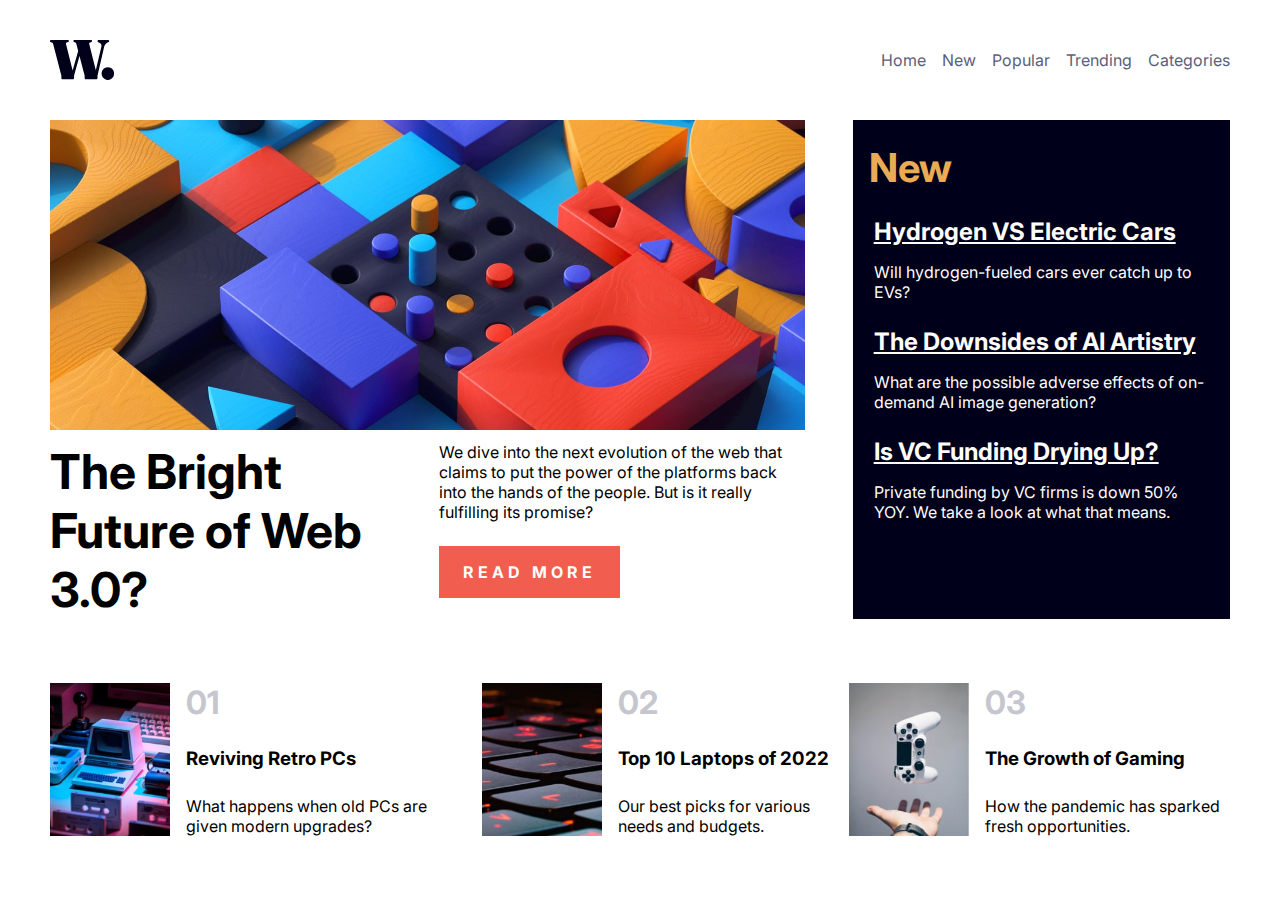
<file: index.html>
<!DOCTYPE html>
<html lang="en">
<head>
  <meta charset="UTF-8">
  <meta name="viewport" content="width=device-width, initial-scale=1.0"> <!-- displays site properly based on user's device -->
  <meta name="description" content="The best news app in the world">
  <link rel="icon" type="image/png" sizes="32x32" href="./assets/images/favicon-32x32.png">
  
  <title>Entri News homepage</title>
  <link rel="stylesheet" href="style.css">
</head>
<body>
  <div class="container">
    <header class="navbar">
      <img src="./assets/images/logo.svg" alt="entry news logo ">
      <nav class="links">
        <ul>
          <li><a href="#" class="link">Home</a></li>
          <li><a href="#" class="link">New</a></li>
          <li><a href="#" class="link">Popular</a></li>
          <li><a href="trending.html" class="link">Trending</a></li>
          <li><a href="#" class="link">Categories</a></li>
        </ul>
      </nav>
    </header>
    <main class="hero">
      <section class="hero_description">
        <img src="assets/images/image-web-3-desktop.jpg" alt="Entri news hero image">
        <div class="hero_text">
          <h1> The Bright Future of Web 3.0?</h1>
          <div class="call_out">
            <p>
              We dive into the next evolution of the web that claims to put the power of the platforms back into the hands of the people. 
              But is it really fulfilling its promise?
            </p>
            <a href="#" class="button">Read More</a>
          </div>
        </div>
      </section>
      <aside class="new_articles">
          <h1 class="heading">New</h1>
          <article class="article">
            <a href="">  Hydrogen VS Electric Cars</a>
            <p>Will hydrogen-fueled cars ever catch up to EVs?</p>
          </article>
          <article class="article">
            <a href=""> The Downsides of AI Artistry</a>
            <p>What are the possible adverse effects of on-demand AI image generation?</p>
          </article>
          <article class="article">
            <a href=""> Is VC Funding Drying Up?</a>
            <p> Private funding by VC firms is down 50% YOY. We take a look at what that means.</p>
          </article>
      </aside>
    </main>
    <section class="articles">
      <article class="new_article">
        <img src="assets/images/image-retro-pcs.jpg" alt="retro computers">
        <div class="content">
          <h2>01</h2>
          <h3>Reviving Retro PCs</h3>
          <p>What happens when old PCs are given modern upgrades?</p>
        </div>
      </article>
      <article class="new_article">
        <img src="assets/images/image-top-laptops.jpg" alt="retro computers">
        <div class="content">
          <h2>02</h2>
          <h3> Top 10 Laptops of 2022</h3>
          <p> Our best picks for various needs and budgets.</p>
        </div>
      </article>
      <article class="new_article">
        <img src="assets/images/image-gaming-growth.jpg" alt="retro computers">
        <div class="content">
          <h2>03</h2>
          <h3>  The Growth of Gaming</h3>
          <p>How the pandemic has sparked fresh opportunities.</p>
        </div>
      </article>
    </section>
  </div>
    

<script src="main.js"></script>
</body>
</html>
</file>
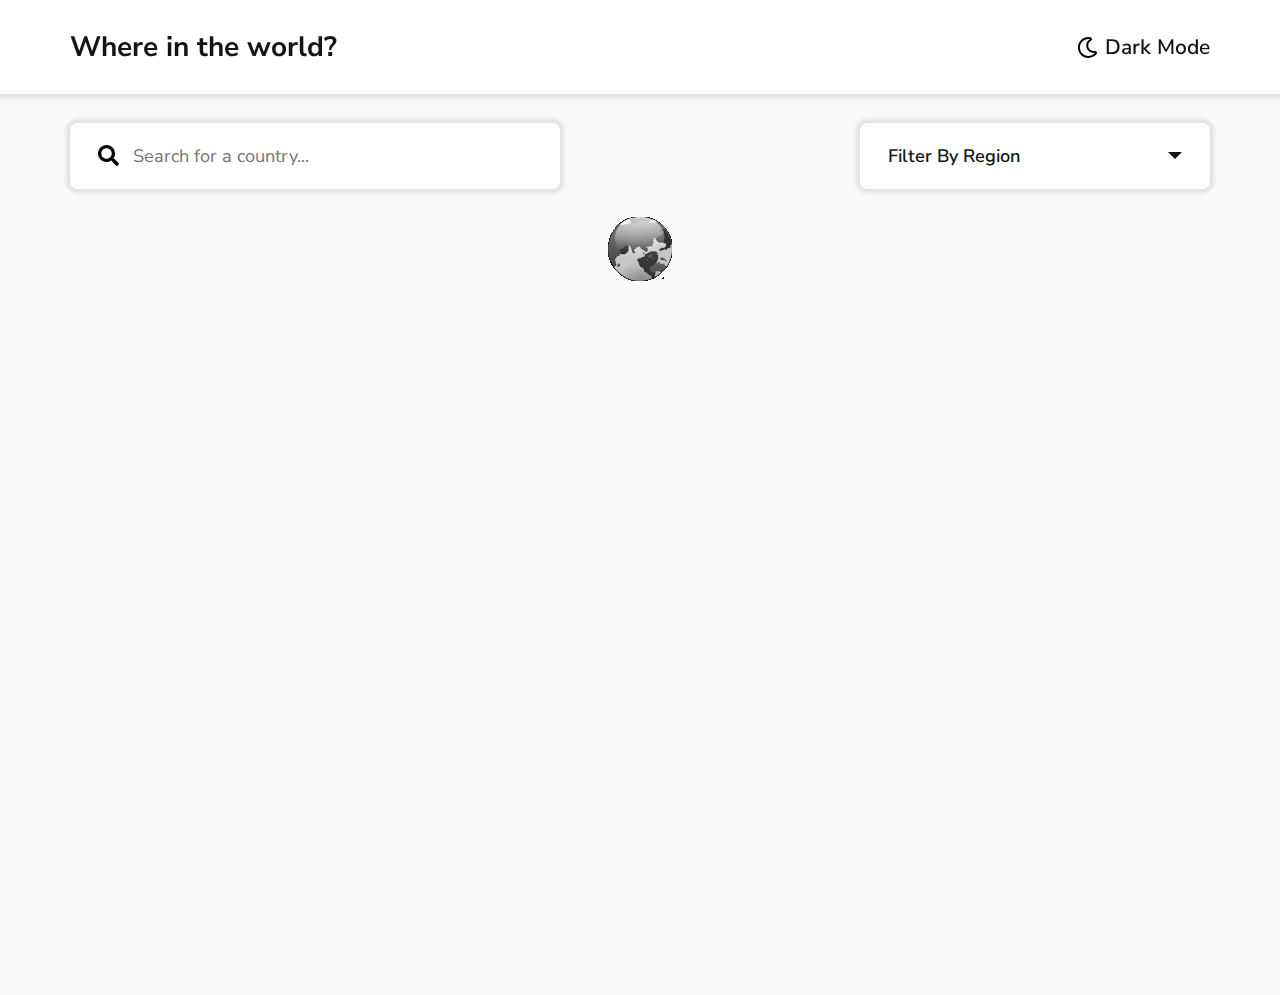
<file: trending.html>
<!DOCTYPE html>
<html lang="en">
<head>
    <meta charset="UTF-8">
    <meta name="viewport" content="width=device-width, initial-scale=1.0">
    <title>Where We Are</title>
    <link rel="preconnect" href="https://fonts.gstatic.com" />
    <link
      href="https://fonts.googleapis.com/css2?family=Nunito+Sans:wght@300;600;800&display=swap"
      rel="stylesheet"
    />
    <link rel="stylesheet" href="trending.css" />

</head>
<body>
    <header>
        <div class="header">
          <h3 class="title">Where in the world?</h3>
          <div id="theme" class="theme">
            <img id="moon" class="moon" src="icons/moon-solid.svg" alt="" />
            <span class="mode-text">Dark Mode</span>
          </div>
        </div>
    </header>

    <main>
        <div id="home" class="home">
          <div id="menu" class="menu">
            <div id="search-bar" class="search-bar">
              <img
                id="search-icon"
                class="search-icon"
                src="icons/search-solid.svg"
                alt=""
              />
              <input
                id="search"
                class="search"
                type="text"
                placeholder="Search for a country..."
              />
            </div>
            <div id="filter" class="filter">
              <div class="selector">
                <span>Filter By Region</span>
                <div class="triangle"></div>
              </div>
              <div class="options">
                <div class="region" data-value="All">All</div>
                <div class="region" data-value="Asia">Asia</div>
                <div class="region" data-value="Africa">Africa</div>
                <div class="region" data-value="Europe">Europe</div>
                <div class="region" data-value="Americas">Americas</div>
                <div class="region" data-value="Oceania">Oceania</div>
                <div class="region" data-value="Polar">Polar</div>
              </div>
            </div>
          </div>
          <div class="loading">
            <img
              class="loading-icon"
              src="icons/loadingIcon.gif"
              alt="Loading..."
            />
          </div>
          <div id="main"></div>
        </div>
       
    </main>
      <script src="main.js"></script>
</body>
</html>
</file>
<file: style.css>
@import url('https://fonts.googleapis.com/css2?family=Inter:wght@100..900&display=swap');

/* css variables */

    /* ### Primary */
:root{
    --Soft-orange: hsl(35, 77%, 62%);
    --Soft-red: hsl(5, 85%, 63%);

    /* ### Neutral */

    --Off-white: hsl(36, 100%, 99%);
   --Grayish-blue: hsl(233, 8%, 79%);
    --Dark-grayish-blue: hsl(236, 13%, 42%);
    --Very-dark-blue: hsl(240, 100%, 5%);
}

*{
    margin: 0;
    padding: 0;
    box-sizing: border-box;

}

img {
    max-width: 100%;
}


body {
    font-family: "inter";
}

.container {
    margin: 0 auto;
    max-width: 1240px;
    padding: 0 30px;
}

.navbar {
    display: flex;
    justify-content: space-between;
    align-items: center;
    padding: 40px 0;
    animation: 2s ease-in slidefromtop;
}



.links ul {
    display: flex;
    gap: 1rem;
}

.links ul li {
    list-style: none;
}

.links ul li a {
    text-decoration: none;
    color: var(--Dark-grayish-blue);
    transition: 0.5s color ease;
}

.links ul li a:hover{
    color: var(--Soft-red);
}

.hero {
    display: grid;
    grid-template-columns: 2fr 1fr;
    gap: 3rem;
}


aside {
    animation: 2s ease-in slidefromside;
}


.new_articles {

    background-color:hsl(240, 100%, 5%) ;
  
    font-family: 'Inter', sans-serif;
  
    color: hsl(36, 100%, 99%);
  
    padding: 1em;
  
  }
  
  .heading {
  
    font-size:2.5em ;
  
    margin-top: 7px;
  
    color:var(--Soft-orange) ;
  
  }

  .article {margin:25px 5px;}

 

.article a{

  color: hsl(36, 100%, 99%);
  font-size: 1.5em;
  font-weight: 700;
  margin-bottom: 1rem;
  display: inline-block;
  transition: 0.5s color ease;


}

article a:hover{
    color: var(--Soft-orange);
}

.hero_text {
    display: grid;
    grid-template-columns: 1fr 1fr;
    gap: 1.5rem;
    margin-top: 0.5rem;
}

.hero_text h1{
    font-size: 3rem;
}

.button {
    background-color:hsl(5, 85%, 63%) ;
    padding: 1em 1.5em;
    display: inline-block;
    margin-top: 1.5em;
    text-decoration: none;
    color: hsl(36, 100%, 99%) ;
    text-transform: uppercase;
    font-weight: 700;
    letter-spacing: 0.25em;
    transition: 0.5s background-color ease;

  
  }

.button:hover {
    background-color: var(--Very-dark-blue);
}


.articles {
    display: flex;
    gap: 1rem;
    margin: 4rem 0;
}

.new_article {
    display: flex;
    gap: 1rem;
}

.new_article .content {
    display: flex;
    flex-direction: column;
    justify-content: space-between;
}

.new_article img{
   max-width:120px;
}

.content h2 {
    color: hsl(233, 8%, 79%);
    font-size: 2em;
  }

.content h3 {
    transition: 0.5s color ease;

} 
  
.content h3:hover {
    color: var(--Soft-red);
}

/* dektop first approah use max width otherwise use min-width */

@media screen and (max-width:800px) {
    .hero{
        grid-template-columns: 1fr;
    }

    .articles {
        flex-direction: column;
    }
}


/* Animation */

@keyframes slidefromside {
    0% {
        transform: translateX(100px);
        opacity: 0;
    }

    100% {
        transform: translateX(0px);
        opacity: 1;
    }
}

@keyframes slidefromtop {
    0% {
        transform: translateY(-50px);
        opacity: 0;
    }

   

    100% {
        transform: translateY(0px);
        opacity: 1;
    }
}
</file>
<file: trending.css>
*,
*::before,
*::after {
  margin: 0;
  padding: 0;
  box-sizing: border-box;
  font-family: "Nunito Sans", sans-serif;
}

:root {
  /* Colors */
  --dm-element: #2b3945;
  --dm-bg: #202c37;
  --text: #111517;
  --input: #858585;
  --lbg: #fafafa;
  --bg: #ffffff;

  /* Typography  */
  font-size: 14px;

  --padd-x: 5em;
  
  --icon-w: 1.5rem;
  --box-shadow: 0 0 4px 4px rgba(0, 0, 0, 0.1);
  --br: 0.5rem;
}

body {
  background-color: var(--bg);
  display: flex;
  flex-direction: column;
  justify-content: center;
  align-items: center;
  color: var(--text);
  overflow-x: hidden;
  transition: 0.4s;
}

strong {
  font-weight: 800; 
}

/* Header */
header {
    position: fixed;
    top: 0;
    width: 100%;
    background-color: var(--lbg);
    box-shadow: var(--box-shadow);
    z-index: 2;
  }
  
  .header {
    padding: 2em var(--padd-x);
    margin: 0 auto;
    width: 100%;
    max-width: 102rem;
    display: flex;
    justify-content: space-between;
    align-items: center;
  }
  
  .title {
    font-size: 2rem;
  }
  
  .theme {
    display: flex;
    justify-content: center;
    align-items: center;
    gap: 0.5em;
    cursor: pointer;
  }
  
  .theme:hover {
    background-color: var(--lm-input);
  }
  
  .theme span {
    font-size: 1.5rem;
    font-weight: 600;
    pointer-events: none;
  }
  
  .moon {
    width: var(--icon-w);
  }
  

  /* main */
  main {
    width: 100%;
  }

  .home {
    height: 100vh;
    padding: 0 var(--padd-x);
    max-width: 102rem;
    transition: 0.4s;
    margin: 0 auto;
  }
  
  #main {
    margin: 0 auto;
    padding: 2em 0;
    width: 100%;
    max-width: 102rem;
    display: grid;
    grid-template-columns: repeat(auto-fill, minmax(16rem, 1fr));
    gap: 5rem;
    justify-content: center;
    align-items: center;
    text-align: center;
  }
  
  .loading {
    display: flex;
    justify-content: center;
    align-items: center;
    width: 100%;
  }
  
  .loading-icon {
    justify-self: center;
    /* align-self: center; */
  }
  
  .slided {
    transform: translateX(-110%);
  }
  
  .country {
    background: var(--lbg);
    border-radius: var(--br);
    overflow: hidden;
    box-shadow: 0 0 4px 3px rgba(0, 0, 0, 0.1);
    cursor: pointer;
  }
  
  .country:hover {
    transform: scale(1.05);
    transition: 0.1s;
  }
  
  .flag-container {
    height: 12rem;
  }
  
  .flag {
    width: 100%;
    height: 100%;
    object-fit: cover;
  }
  
  .country-details {
    padding: 2em 1.3em 3em;
  }
  
  .country-name {
    font-size: 1.2rem;
    margin-bottom: 1em;
  }
  
  span {
    font-weight: 300;
  }
  
  strong {
    font-weight: 600;
  }


  /* menu */

  .menu {
    padding: 2em 0;
    margin: 6.77rem auto 0;
    width: 100%;
    max-width: 102rem;
    display: flex;
    justify-content: space-between;
    align-items: center;
    gap: 2rem;
  }
  
  .search-bar {
    width: min(35rem, 100%);
    padding: 1.5em 2em;
    display: flex;
    justify-content: left;
    align-items: center;
    background-color: var(--lbg);
    gap: 1em;
    box-shadow: var(--box-shadow);
    border-radius: var(--br);
  }
  
  .search-icon {
    width: var(--icon-w);
  }
  
  .search {
    width: 100%;
    border: none;
    outline: none;
    font-size: 1.3rem;
    color: var(--text);
    background-color: var(--lbg);
  }
  
  .filter {
    position: relative;
    width: min(25rem, 100%);
  }
  
  .selector {
    padding: 1.5em 2em;
    background-color: var(--lbg);
    box-shadow: var(--box-shadow);
    border-radius: var(--br);
    display: flex;
    justify-content: space-between;
    align-items: center;
    cursor: pointer;
  }
  
  .selector span {
    font-size: 1.3rem;
    font-weight: 600;
    pointer-events: none;
  }
  
  .triangle {
    border-top: 0.5rem solid var(--text);
    border-right: 0.5rem solid transparent;
    border-left: 0.5rem solid transparent;
  }
  
  .options {
    position: absolute;
    width: 100%;
    margin-top: 1em;
    border-radius: var(--br);
    overflow: hidden;
    display: none;
    box-shadow: var(--box-shadow);
  }
  
  .options-opened {
    display: block;
  }
  
  .region {
    font-size: 1.2rem;
    padding: 0.8em;
    background-color: var(--lbg);
  }
  
  .region:hover {
    background-color: var(--bg);
  }

  
  @media screen and (max-width: 951px) {
    :root {
      --padd-x: 3em;
    }
  }
  @media screen and (max-width: 896px) {
    #main {
      gap: 3rem;
    }
  }
  @media screen and (max-width: 741px) {
    .search-bar {
      width: min(25rem, 100%);
    }
  }
  
  @media screen and (max-width: 610px) {
    .menu {
      flex-direction: column;
    }
  
    .search-bar, .filter {
      width: 100%;
    }
  }
  
  
@media screen and (max-width: 573px) {
    #main {
      grid-template-columns: min(20rem, 100%);
    }
  }
  
  @media screen and (max-width: 500px) {
    .title {
      font-size: 1.6rem;
    }
  
    .theme span {
      font-size: 1.3rem;
    }
  }
  
  @media screen and (max-width: 420px) {
    .theme span {
      display: none;
    }
  }
</file>
